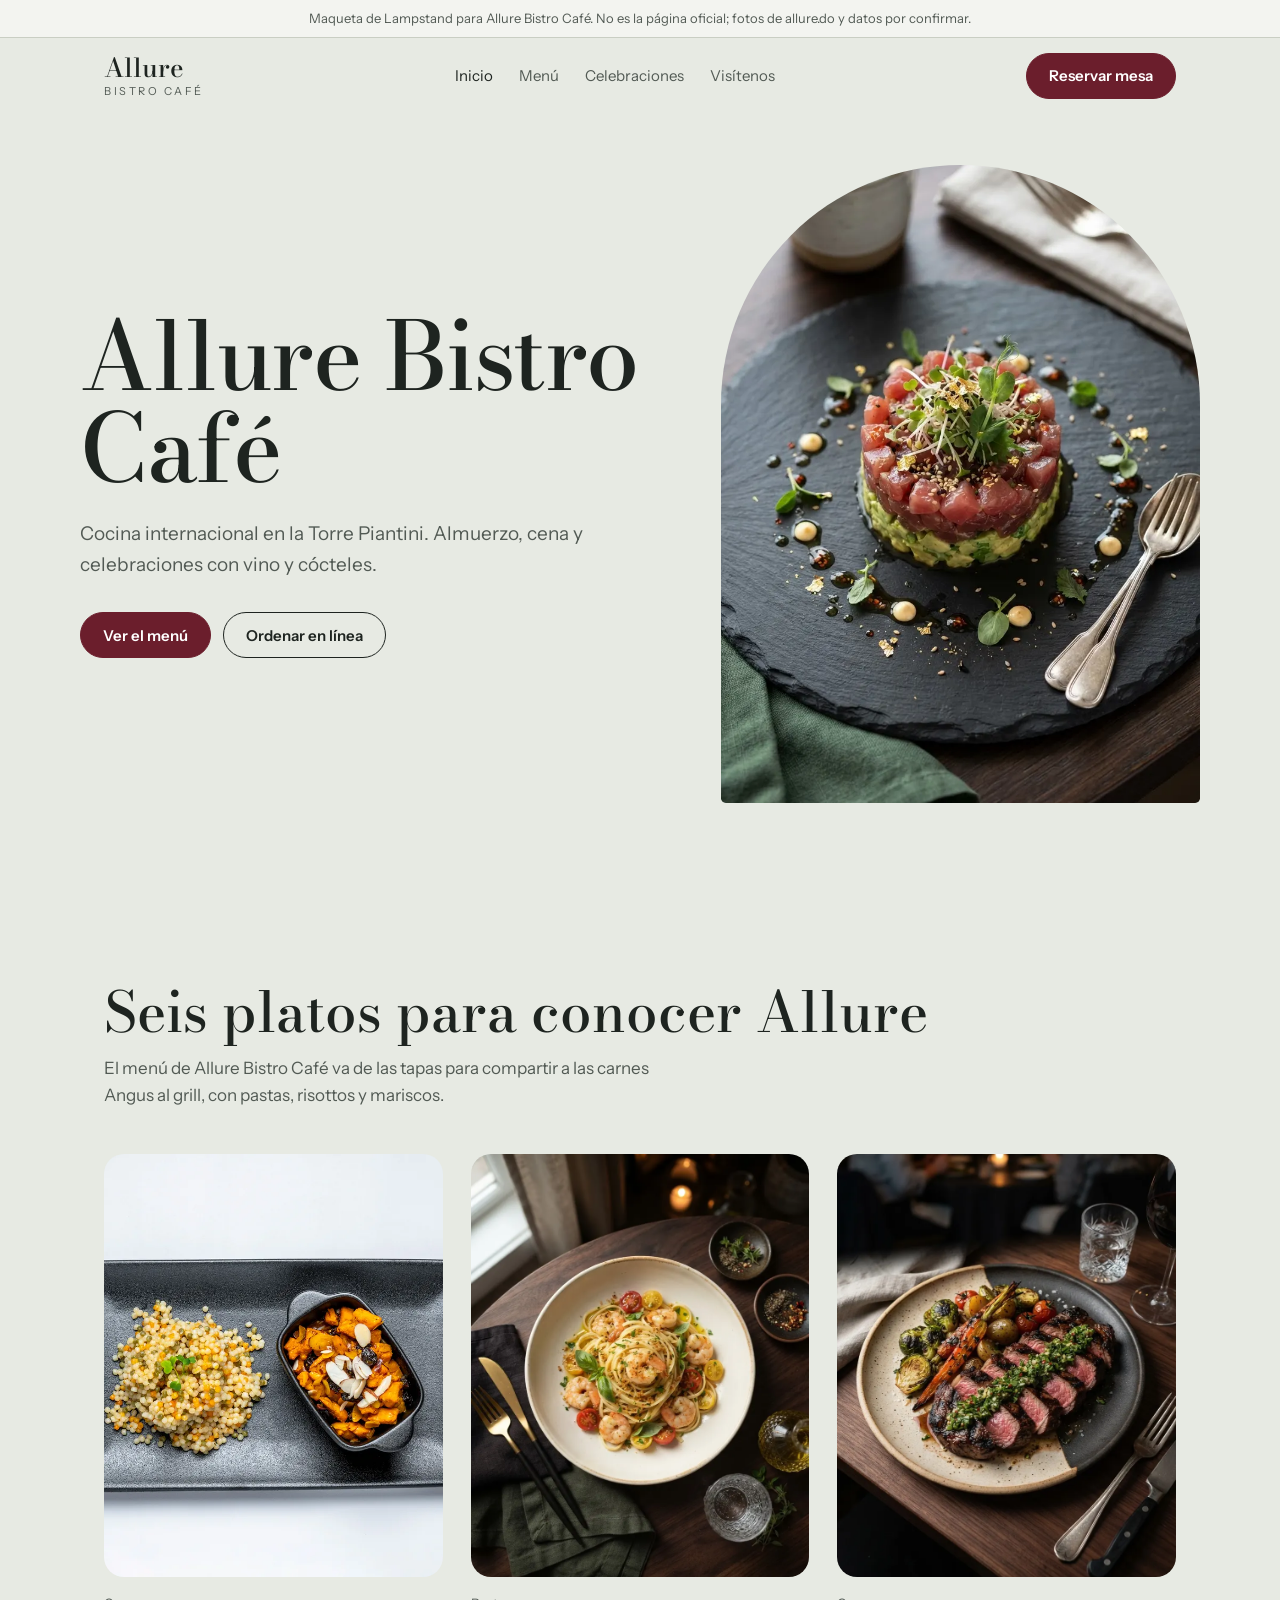
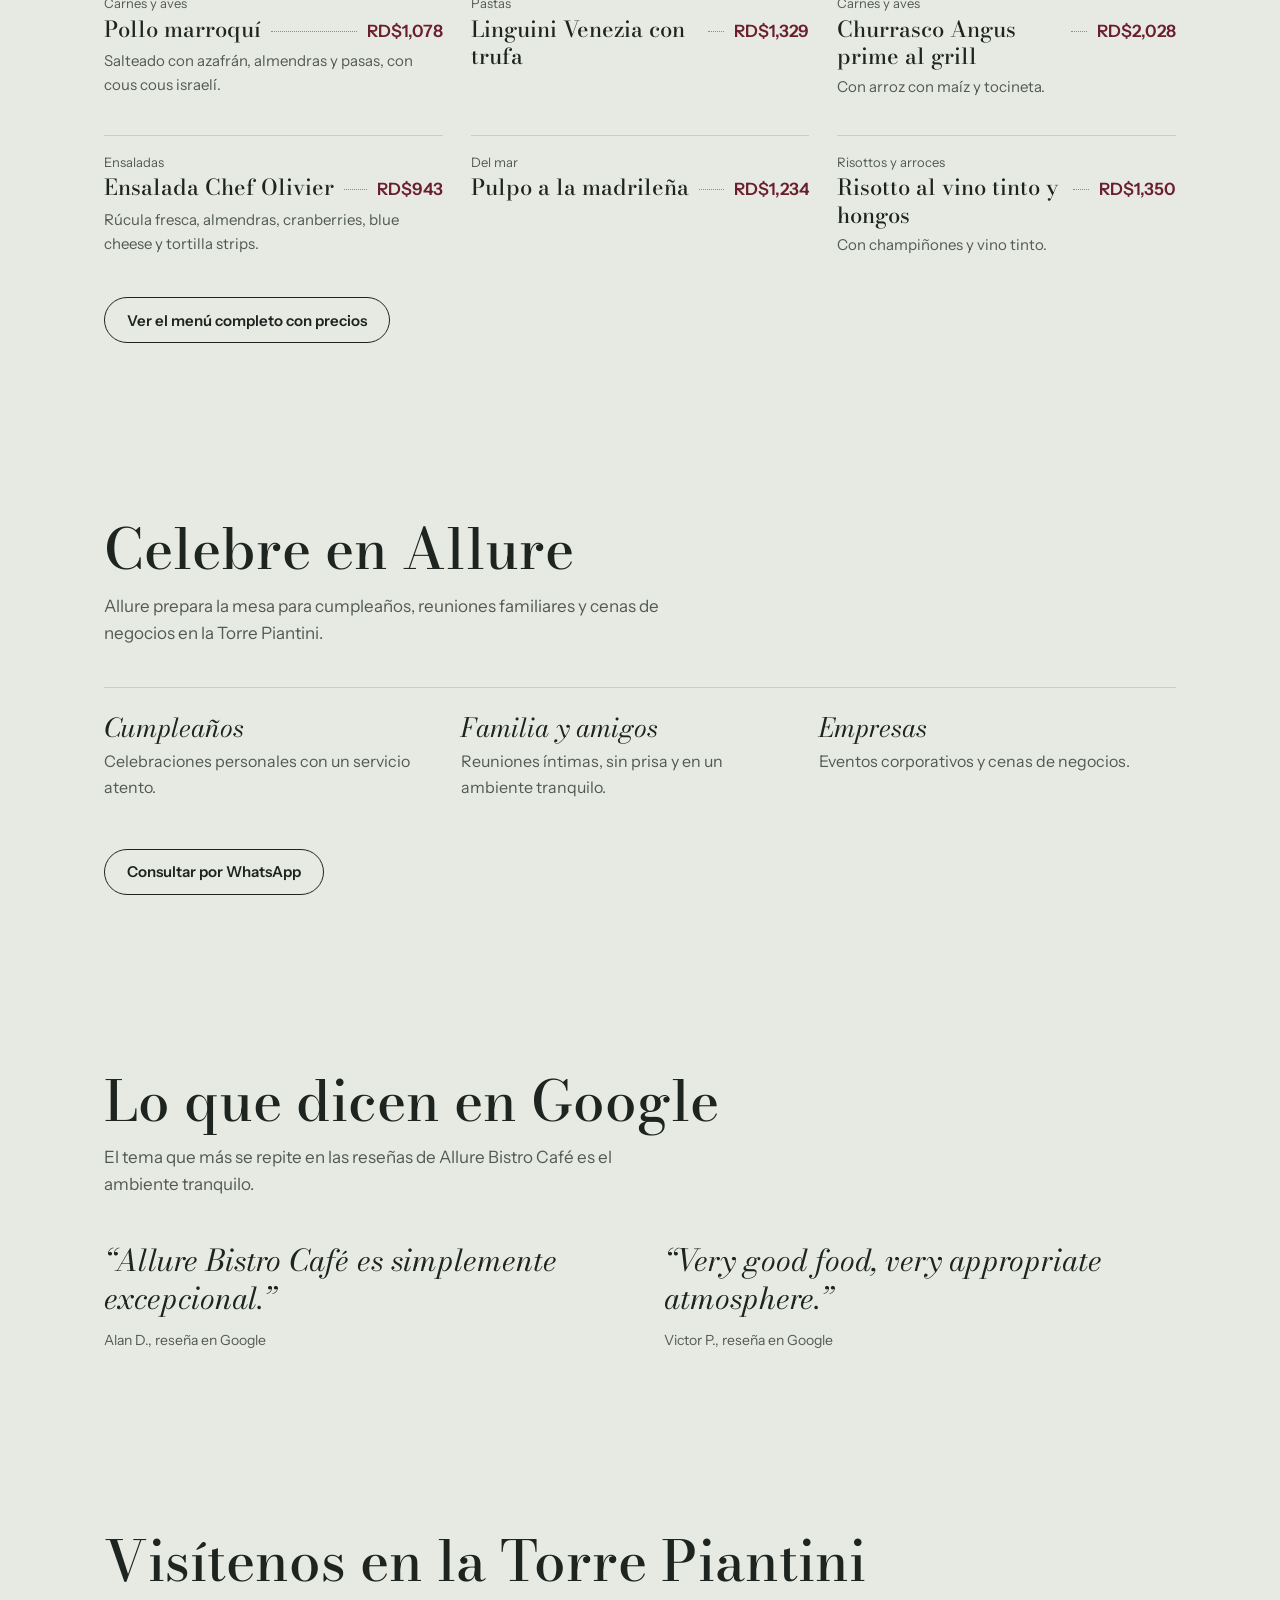
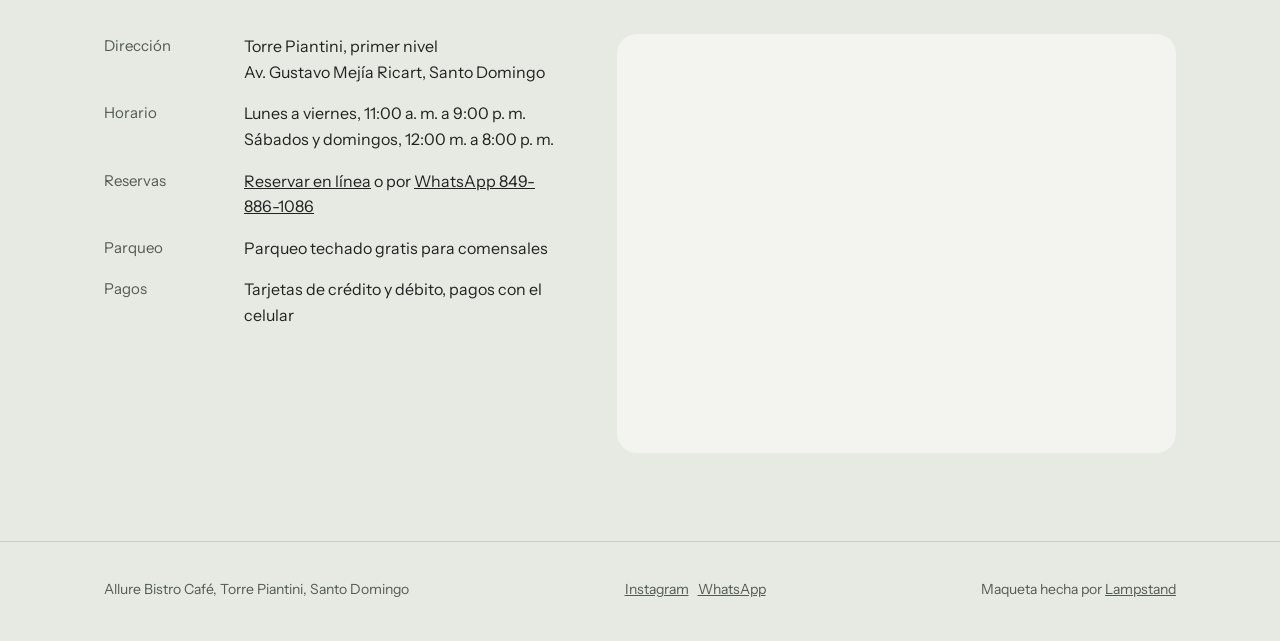
<file: index.html>
<!doctype html>
<html lang="es-DO">
<head>
<meta charset="utf-8">
<meta name="viewport" content="width=device-width,initial-scale=1">
<title>Allure Bistro Café | Restaurante en la Torre Piantini, Santo Domingo</title>
<meta name="description" content="Allure Bistro Café, cocina internacional en la Torre Piantini, Santo Domingo. Vea el menú con precios, reserve su mesa u ordene en línea.">
<meta name="robots" content="noindex,nofollow">
<link rel="canonical" href="https://jorgecesar7.github.io/allure-bistro-demo/">
<link rel="icon" href="data:image/svg+xml,%3Csvg xmlns='http://www.w3.org/2000/svg' viewBox='0 0 64 64'%3E%3Crect width='64' height='64' rx='14' fill='%236B1E2C'/%3E%3Ctext x='32' y='46' font-family='Georgia,serif' font-size='40' text-anchor='middle' fill='%23F3F4F0'%3EA%3C/text%3E%3C/svg%3E">
<meta name="theme-color" content="#E7EAE3">
<meta property="og:type" content="website">
<meta property="og:site_name" content="Allure Bistro Café">
<meta property="og:locale" content="es_DO">
<meta property="og:title" content="Allure Bistro Café | Restaurante en la Torre Piantini, Santo Domingo">
<meta property="og:description" content="Allure Bistro Café, cocina internacional en la Torre Piantini, Santo Domingo. Vea el menú con precios, reserve su mesa u ordene en línea.">
<meta property="og:url" content="https://jorgecesar7.github.io/allure-bistro-demo/">
<meta property="og:image" content="https://jorgecesar7.github.io/allure-bistro-demo/img/churrasco.webp">
<link rel="preload" href="assets/fonts/bodoni-500.woff2" as="font" type="font/woff2" crossorigin>
<link rel="stylesheet" href="assets/site.css">
<script type="application/ld+json">{"@context": "https://schema.org", "@graph": [{"@type": "WebSite", "@id": "https://jorgecesar7.github.io/allure-bistro-demo/#website", "url": "https://jorgecesar7.github.io/allure-bistro-demo/", "name": "Allure Bistro Café", "inLanguage": "es-DO"}, {"@type": "Restaurant", "@id": "https://jorgecesar7.github.io/allure-bistro-demo/#restaurant", "name": "Allure Bistro Café", "url": "https://jorgecesar7.github.io/allure-bistro-demo/", "image": ["https://jorgecesar7.github.io/allure-bistro-demo/img/churrasco.webp", "https://jorgecesar7.github.io/allure-bistro-demo/img/pollo-marroqui.webp"], "telephone": "+1-849-886-1086", "priceRange": "RD$1,000 a RD$2,000", "acceptsReservations": true, "servesCuisine": ["Internacional"], "hasMenu": {"@id": "https://jorgecesar7.github.io/allure-bistro-demo/menu/#menu"}, "address": {"@type": "PostalAddress", "streetAddress": "Torre Piantini, primer nivel, Av. Gustavo Mejía Ricart", "addressLocality": "Santo Domingo", "addressRegion": "Distrito Nacional", "addressCountry": "DO"}, "geo": {"@type": "GeoCoordinates", "latitude": 18.4745823, "longitude": -69.9355799}, "openingHoursSpecification": [{"@type": "OpeningHoursSpecification", "dayOfWeek": ["Monday", "Tuesday", "Wednesday", "Thursday", "Friday"], "opens": "11:00", "closes": "21:00"}, {"@type": "OpeningHoursSpecification", "dayOfWeek": ["Saturday", "Sunday"], "opens": "12:00", "closes": "20:00"}], "sameAs": ["https://www.instagram.com/allurebistrocafe/"]}]}</script>
</head>
<body>
<div class="demo">Maqueta de Lampstand para Allure Bistro Café. No es la página oficial; fotos de allure.do y datos por confirmar.</div>
<header class="wrap top">
<a class="logo" href="./">Allure<small>BISTRO CAFÉ</small></a>
<nav class="nav" aria-label="Principal"><a href="./" aria-current="page">Inicio</a><a href="./menu/">Menú</a><a href="./#celebre">Celebraciones</a><a href="./#visitenos">Visítenos</a></nav>
<a class="btn solid" href="https://booking.redbox.do/allure">Reservar mesa</a>
</header><main>
<div class="wrap hero">
 <div>
  <h1>Allure Bistro Café</h1>
  <p>Cocina internacional en la Torre Piantini. Almuerzo, cena y celebraciones con vino y cócteles.</p>
  <div class="cta"><a class="btn solid" href="menu/">Ver el menú</a><a class="btn" href="https://allure.redbox.do/qroom-service/f9634f99-e9e0-4872-83df-be1510fb6a18">Ordenar en línea</a></div>
 </div>
 <div class="arch"><img src="img/tuna.webp" alt="Tuna tartare servido en Allure Bistro Café" width="800" height="1071" fetchpriority="high"></div>
</div>

<section aria-labelledby="platos"><div class="wrap">
 <h2 id="platos">Seis platos para conocer Allure</h2>
 <p class="intro">El menú de Allure Bistro Café va de las tapas para compartir a las carnes Angus al grill, con pastas, risottos y mariscos.</p>
 <div class="dishes"><article class="dish"><figure><img src="img/pollo-marroqui.webp" alt="Pollo marroquí, plato de Allure Bistro Café" width="800" height="1000" loading="lazy" decoding="async"></figure><p class="cat">Carnes y aves</p><div class="row"><h3>Pollo marroquí</h3><span class="leader" aria-hidden="true"></span><span class="p">RD$1,078</span></div><p class="d">Salteado con azafrán, almendras y pasas, con cous cous israelí.</p></article><article class="dish"><figure><img src="img/linguine.webp" alt="Linguini Venezia con trufa, plato de Allure Bistro Café" width="800" height="1000" loading="lazy" decoding="async"></figure><p class="cat">Pastas</p><div class="row"><h3>Linguini Venezia con trufa</h3><span class="leader" aria-hidden="true"></span><span class="p">RD$1,329</span></div></article><article class="dish"><figure><img src="img/churrasco.webp" alt="Churrasco Angus prime al grill, plato de Allure Bistro Café" width="800" height="1000" loading="lazy" decoding="async"></figure><p class="cat">Carnes y aves</p><div class="row"><h3>Churrasco Angus prime al grill</h3><span class="leader" aria-hidden="true"></span><span class="p">RD$2,028</span></div><p class="d">Con arroz con maíz y tocineta.</p></article><article class="dish text"><p class="cat">Ensaladas</p><div class="row"><h3>Ensalada Chef Olivier</h3><span class="leader" aria-hidden="true"></span><span class="p">RD$943</span></div><p class="d">Rúcula fresca, almendras, cranberries, blue cheese y tortilla strips.</p></article><article class="dish text"><p class="cat">Del mar</p><div class="row"><h3>Pulpo a la madrileña</h3><span class="leader" aria-hidden="true"></span><span class="p">RD$1,234</span></div></article><article class="dish text"><p class="cat">Risottos y arroces</p><div class="row"><h3>Risotto al vino tinto y hongos</h3><span class="leader" aria-hidden="true"></span><span class="p">RD$1,350</span></div><p class="d">Con champiñones y vino tinto.</p></article></div>
 <div class="more"><a class="btn" href="menu/">Ver el menú completo con precios</a></div>
</div></section>

<section id="celebre" aria-labelledby="cel"><div class="wrap">
 <h2 id="cel">Celebre en Allure</h2>
 <p class="intro">Allure prepara la mesa para cumpleaños, reuniones familiares y cenas de negocios en la Torre Piantini.</p>
 <div class="celebra">
  <div><b>Cumpleaños</b><p>Celebraciones personales con un servicio atento.</p></div>
  <div><b>Familia y amigos</b><p>Reuniones íntimas, sin prisa y en un ambiente tranquilo.</p></div>
  <div><b>Empresas</b><p>Eventos corporativos y cenas de negocios.</p></div>
 </div>
 <div class="more"><a class="btn" href="https://wa.me/18498861086">Consultar por WhatsApp</a></div>
</div></section>

<section aria-labelledby="resenas"><div class="wrap">
 <h2 id="resenas">Lo que dicen en Google</h2>
 <p class="intro">El tema que más se repite en las reseñas de Allure Bistro Café es el ambiente tranquilo.</p>
 <div class="quotes">
  <blockquote>“Allure Bistro Café es simplemente excepcional.”<cite>Alan D., reseña en Google</cite></blockquote>
  <blockquote>“Very good food, very appropriate atmosphere.”<cite>Victor P., reseña en Google</cite></blockquote>
 </div>
</div></section>

<section id="visitenos" aria-labelledby="vis"><div class="wrap">
 <h2 id="vis">Visítenos en la Torre Piantini</h2>
 <div class="visit">
  <dl>
   <dt>Dirección</dt><dd>Torre Piantini, primer nivel<br>Av. Gustavo Mejía Ricart, Santo Domingo</dd>
   <dt>Horario</dt><dd>Lunes a viernes, 11:00 a. m. a 9:00 p. m.<br>Sábados y domingos, 12:00 m. a 8:00 p. m.</dd>
   <dt>Reservas</dt><dd><a href="https://booking.redbox.do/allure">Reservar en línea</a> o por <a href="https://wa.me/18498861086">WhatsApp 849-886-1086</a></dd>
   <dt>Parqueo</dt><dd>Parqueo techado gratis para comensales</dd>
   <dt>Pagos</dt><dd>Tarjetas de crédito y débito, pagos con el celular</dd>
  </dl>
  <iframe class="map" src="https://www.google.com/maps?q=Allure+Bistro+Caf%C3%A9,+Santo+Domingo&output=embed" title="Mapa de Allure Bistro Café en Google Maps" loading="lazy" referrerpolicy="no-referrer-when-downgrade"></iframe>
 </div>
</div></section>
</main><footer><div class="wrap"><span>Allure Bistro Café, Torre Piantini, Santo Domingo</span>
<span><a href="https://www.instagram.com/allurebistrocafe/">Instagram</a>&nbsp;&nbsp; <a href="https://wa.me/18498861086">WhatsApp</a></span><span>Maqueta hecha por <a href="https://jorgecesar7.github.io/">Lampstand</a></span></div></footer>
</body>
</html>
</file>
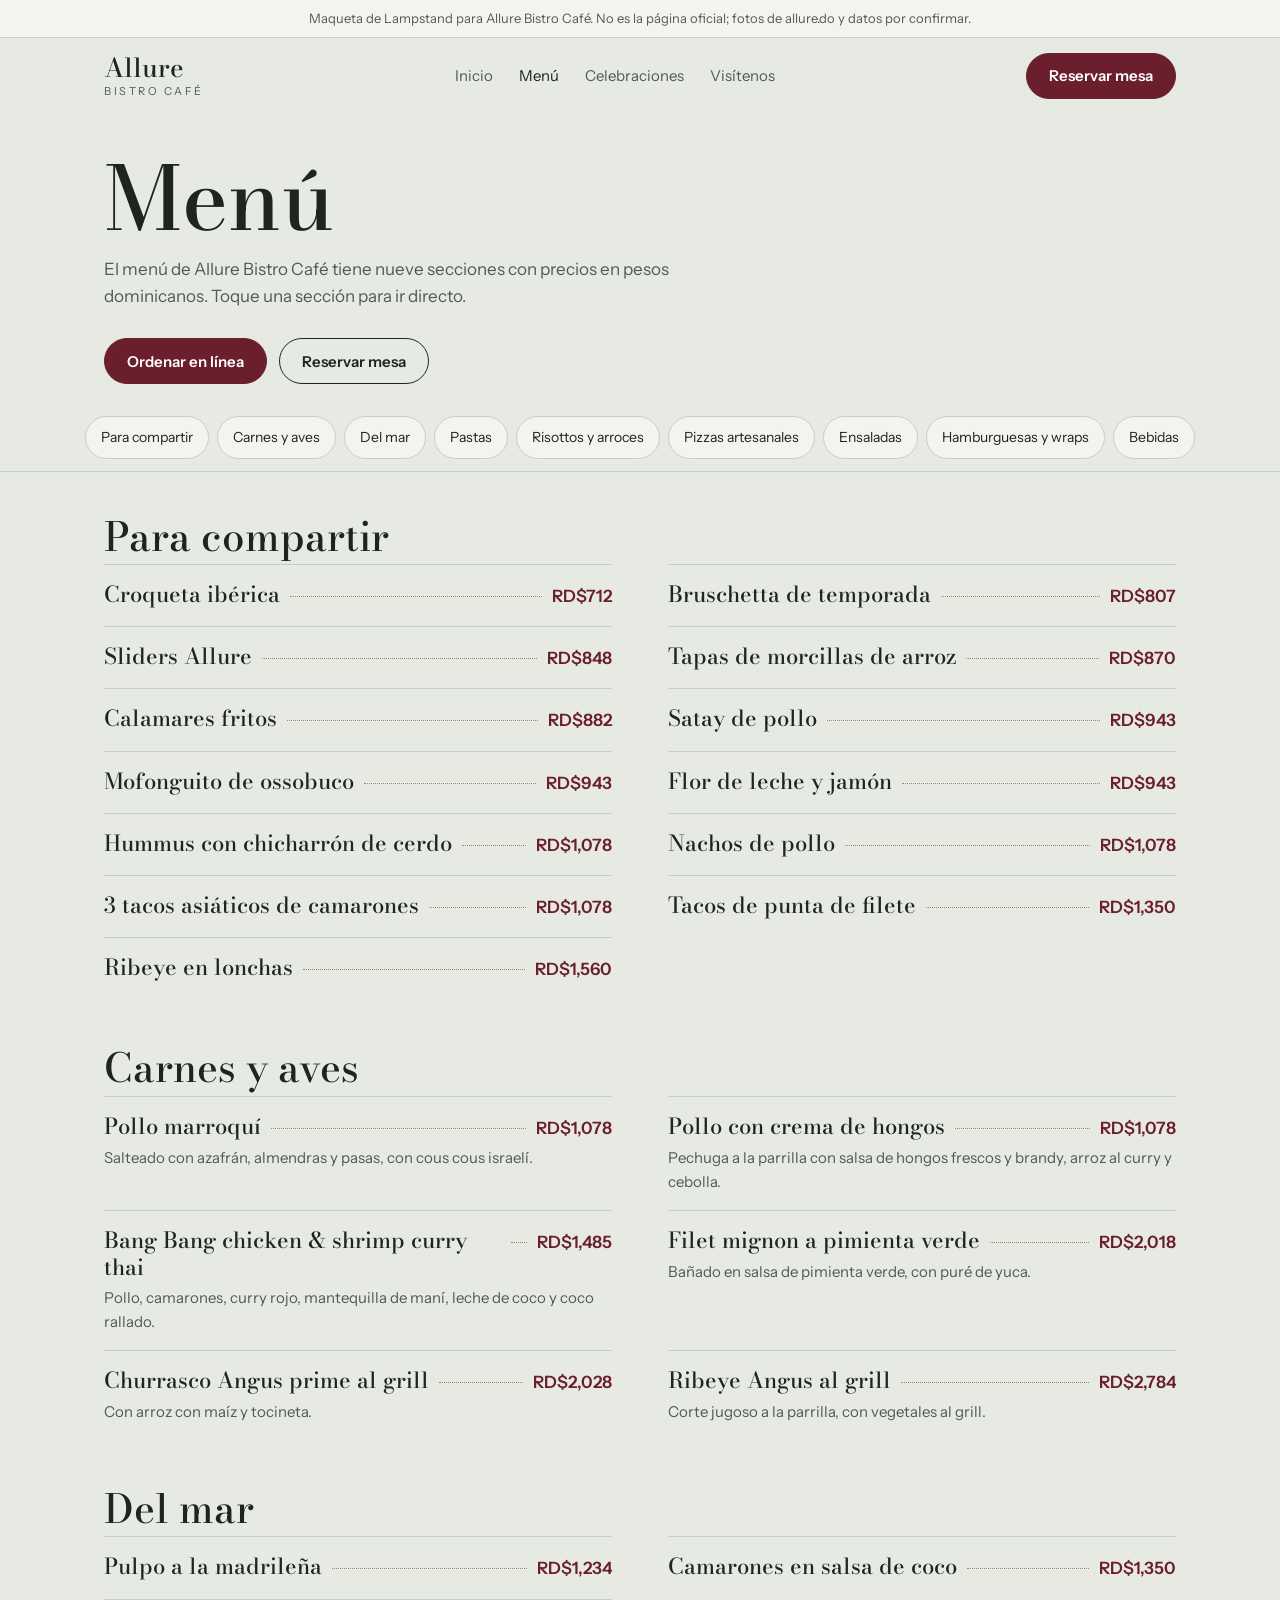
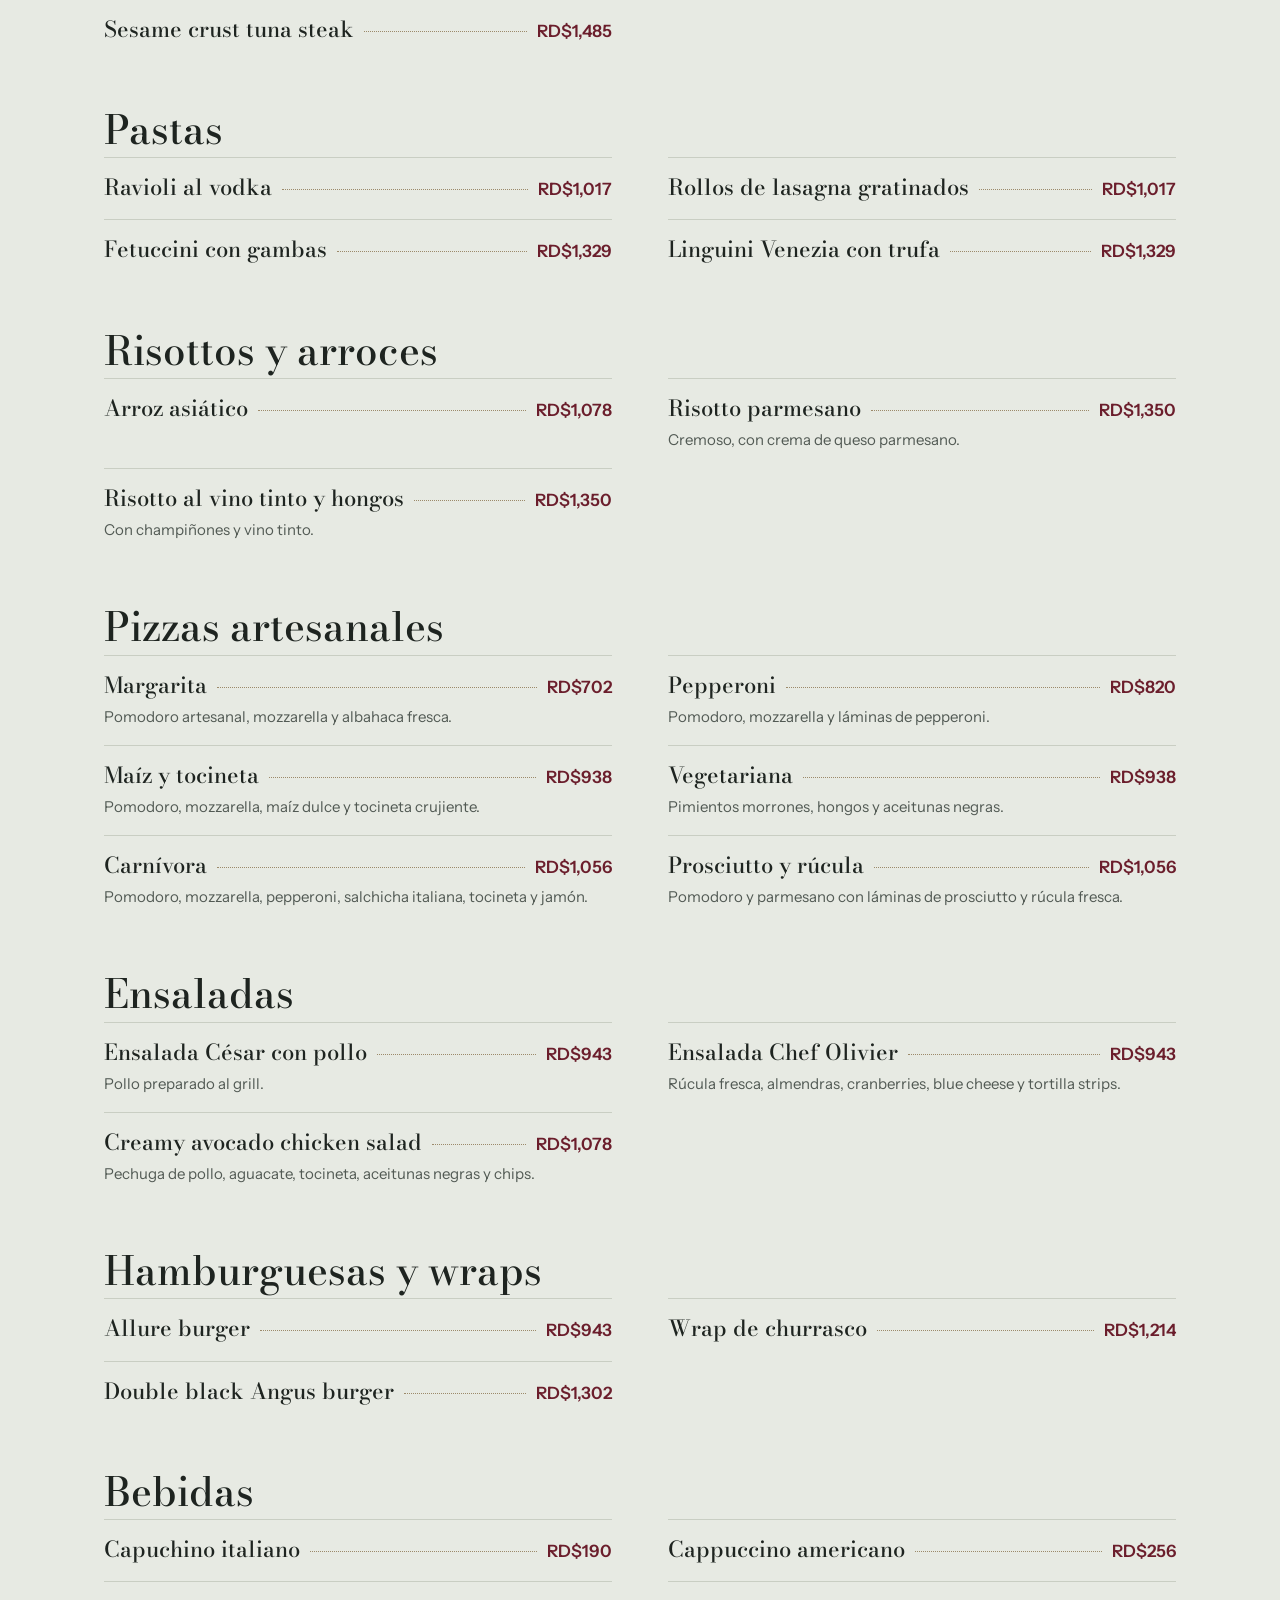
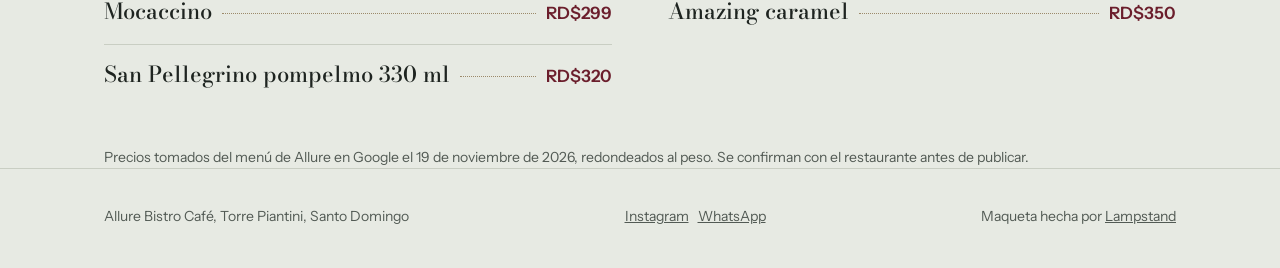
<file: menu/index.html>
<!doctype html>
<html lang="es-DO">
<head>
<meta charset="utf-8">
<meta name="viewport" content="width=device-width,initial-scale=1">
<title>Menú con precios | Allure Bistro Café, Santo Domingo</title>
<meta name="description" content="Menú de Allure Bistro Café con precios en pesos: para compartir, carnes Angus, mariscos, pastas, risottos, pizzas artesanales, ensaladas y café.">
<meta name="robots" content="noindex,nofollow">
<link rel="canonical" href="https://jorgecesar7.github.io/allure-bistro-demo/menu/">
<link rel="icon" href="data:image/svg+xml,%3Csvg xmlns='http://www.w3.org/2000/svg' viewBox='0 0 64 64'%3E%3Crect width='64' height='64' rx='14' fill='%236B1E2C'/%3E%3Ctext x='32' y='46' font-family='Georgia,serif' font-size='40' text-anchor='middle' fill='%23F3F4F0'%3EA%3C/text%3E%3C/svg%3E">
<meta name="theme-color" content="#E7EAE3">
<meta property="og:type" content="website">
<meta property="og:site_name" content="Allure Bistro Café">
<meta property="og:locale" content="es_DO">
<meta property="og:title" content="Menú con precios | Allure Bistro Café, Santo Domingo">
<meta property="og:description" content="Menú de Allure Bistro Café con precios en pesos: para compartir, carnes Angus, mariscos, pastas, risottos, pizzas artesanales, ensaladas y café.">
<meta property="og:url" content="https://jorgecesar7.github.io/allure-bistro-demo/menu/">
<meta property="og:image" content="https://jorgecesar7.github.io/allure-bistro-demo/img/linguine.webp">
<link rel="preload" href="../assets/fonts/bodoni-500.woff2" as="font" type="font/woff2" crossorigin>
<link rel="stylesheet" href="../assets/site.css">
<script type="application/ld+json">{"@context": "https://schema.org", "@type": "Menu", "@id": "https://jorgecesar7.github.io/allure-bistro-demo/menu/#menu", "name": "Menú de Allure Bistro Café", "url": "https://jorgecesar7.github.io/allure-bistro-demo/menu/", "inLanguage": "es-DO", "hasMenuSection": [{"@type": "MenuSection", "name": "Para compartir", "hasMenuItem": [{"@type": "MenuItem", "name": "Croqueta ibérica", "offers": {"@type": "Offer", "price": "712.00", "priceCurrency": "DOP"}}, {"@type": "MenuItem", "name": "Bruschetta de temporada", "offers": {"@type": "Offer", "price": "807.00", "priceCurrency": "DOP"}}, {"@type": "MenuItem", "name": "Sliders Allure", "offers": {"@type": "Offer", "price": "848.00", "priceCurrency": "DOP"}}, {"@type": "MenuItem", "name": "Tapas de morcillas de arroz", "offers": {"@type": "Offer", "price": "870.00", "priceCurrency": "DOP"}}, {"@type": "MenuItem", "name": "Calamares fritos", "offers": {"@type": "Offer", "price": "882.00", "priceCurrency": "DOP"}}, {"@type": "MenuItem", "name": "Satay de pollo", "offers": {"@type": "Offer", "price": "943.00", "priceCurrency": "DOP"}}, {"@type": "MenuItem", "name": "Mofonguito de ossobuco", "offers": {"@type": "Offer", "price": "943.00", "priceCurrency": "DOP"}}, {"@type": "MenuItem", "name": "Flor de leche y jamón", "offers": {"@type": "Offer", "price": "943.00", "priceCurrency": "DOP"}}, {"@type": "MenuItem", "name": "Hummus con chicharrón de cerdo", "offers": {"@type": "Offer", "price": "1078.00", "priceCurrency": "DOP"}}, {"@type": "MenuItem", "name": "Nachos de pollo", "offers": {"@type": "Offer", "price": "1078.00", "priceCurrency": "DOP"}}, {"@type": "MenuItem", "name": "3 tacos asiáticos de camarones", "offers": {"@type": "Offer", "price": "1078.00", "priceCurrency": "DOP"}}, {"@type": "MenuItem", "name": "Tacos de punta de filete", "offers": {"@type": "Offer", "price": "1350.00", "priceCurrency": "DOP"}}, {"@type": "MenuItem", "name": "Ribeye en lonchas", "offers": {"@type": "Offer", "price": "1560.00", "priceCurrency": "DOP"}}]}, {"@type": "MenuSection", "name": "Carnes y aves", "hasMenuItem": [{"@type": "MenuItem", "name": "Pollo marroquí", "description": "Salteado con azafrán, almendras y pasas, con cous cous israelí.", "offers": {"@type": "Offer", "price": "1078.00", "priceCurrency": "DOP"}}, {"@type": "MenuItem", "name": "Pollo con crema de hongos", "description": "Pechuga a la parrilla con salsa de hongos frescos y brandy, arroz al curry y cebolla.", "offers": {"@type": "Offer", "price": "1078.00", "priceCurrency": "DOP"}}, {"@type": "MenuItem", "name": "Bang Bang chicken & shrimp curry thai", "description": "Pollo, camarones, curry rojo, mantequilla de maní, leche de coco y coco rallado.", "offers": {"@type": "Offer", "price": "1485.00", "priceCurrency": "DOP"}}, {"@type": "MenuItem", "name": "Filet mignon a pimienta verde", "description": "Bañado en salsa de pimienta verde, con puré de yuca.", "offers": {"@type": "Offer", "price": "2018.00", "priceCurrency": "DOP"}}, {"@type": "MenuItem", "name": "Churrasco Angus prime al grill", "description": "Con arroz con maíz y tocineta.", "offers": {"@type": "Offer", "price": "2028.00", "priceCurrency": "DOP"}}, {"@type": "MenuItem", "name": "Ribeye Angus al grill", "description": "Corte jugoso a la parrilla, con vegetales al grill.", "offers": {"@type": "Offer", "price": "2784.00", "priceCurrency": "DOP"}}]}, {"@type": "MenuSection", "name": "Del mar", "hasMenuItem": [{"@type": "MenuItem", "name": "Pulpo a la madrileña", "offers": {"@type": "Offer", "price": "1234.00", "priceCurrency": "DOP"}}, {"@type": "MenuItem", "name": "Camarones en salsa de coco", "offers": {"@type": "Offer", "price": "1350.00", "priceCurrency": "DOP"}}, {"@type": "MenuItem", "name": "Sesame crust tuna steak", "offers": {"@type": "Offer", "price": "1485.00", "priceCurrency": "DOP"}}]}, {"@type": "MenuSection", "name": "Pastas", "hasMenuItem": [{"@type": "MenuItem", "name": "Ravioli al vodka", "offers": {"@type": "Offer", "price": "1017.00", "priceCurrency": "DOP"}}, {"@type": "MenuItem", "name": "Rollos de lasagna gratinados", "offers": {"@type": "Offer", "price": "1017.00", "priceCurrency": "DOP"}}, {"@type": "MenuItem", "name": "Fetuccini con gambas", "offers": {"@type": "Offer", "price": "1329.00", "priceCurrency": "DOP"}}, {"@type": "MenuItem", "name": "Linguini Venezia con trufa", "offers": {"@type": "Offer", "price": "1329.00", "priceCurrency": "DOP"}}]}, {"@type": "MenuSection", "name": "Risottos y arroces", "hasMenuItem": [{"@type": "MenuItem", "name": "Arroz asiático", "offers": {"@type": "Offer", "price": "1078.00", "priceCurrency": "DOP"}}, {"@type": "MenuItem", "name": "Risotto parmesano", "description": "Cremoso, con crema de queso parmesano.", "offers": {"@type": "Offer", "price": "1350.00", "priceCurrency": "DOP"}}, {"@type": "MenuItem", "name": "Risotto al vino tinto y hongos", "description": "Con champiñones y vino tinto.", "offers": {"@type": "Offer", "price": "1350.00", "priceCurrency": "DOP"}}]}, {"@type": "MenuSection", "name": "Pizzas artesanales", "hasMenuItem": [{"@type": "MenuItem", "name": "Margarita", "description": "Pomodoro artesanal, mozzarella y albahaca fresca.", "offers": {"@type": "Offer", "price": "702.00", "priceCurrency": "DOP"}}, {"@type": "MenuItem", "name": "Pepperoni", "description": "Pomodoro, mozzarella y láminas de pepperoni.", "offers": {"@type": "Offer", "price": "820.00", "priceCurrency": "DOP"}}, {"@type": "MenuItem", "name": "Maíz y tocineta", "description": "Pomodoro, mozzarella, maíz dulce y tocineta crujiente.", "offers": {"@type": "Offer", "price": "938.00", "priceCurrency": "DOP"}}, {"@type": "MenuItem", "name": "Vegetariana", "description": "Pimientos morrones, hongos y aceitunas negras.", "offers": {"@type": "Offer", "price": "938.00", "priceCurrency": "DOP"}}, {"@type": "MenuItem", "name": "Carnívora", "description": "Pomodoro, mozzarella, pepperoni, salchicha italiana, tocineta y jamón.", "offers": {"@type": "Offer", "price": "1056.00", "priceCurrency": "DOP"}}, {"@type": "MenuItem", "name": "Prosciutto y rúcula", "description": "Pomodoro y parmesano con láminas de prosciutto y rúcula fresca.", "offers": {"@type": "Offer", "price": "1056.00", "priceCurrency": "DOP"}}]}, {"@type": "MenuSection", "name": "Ensaladas", "hasMenuItem": [{"@type": "MenuItem", "name": "Ensalada César con pollo", "description": "Pollo preparado al grill.", "offers": {"@type": "Offer", "price": "943.00", "priceCurrency": "DOP"}}, {"@type": "MenuItem", "name": "Ensalada Chef Olivier", "description": "Rúcula fresca, almendras, cranberries, blue cheese y tortilla strips.", "offers": {"@type": "Offer", "price": "943.00", "priceCurrency": "DOP"}}, {"@type": "MenuItem", "name": "Creamy avocado chicken salad", "description": "Pechuga de pollo, aguacate, tocineta, aceitunas negras y chips.", "offers": {"@type": "Offer", "price": "1078.00", "priceCurrency": "DOP"}}]}, {"@type": "MenuSection", "name": "Hamburguesas y wraps", "hasMenuItem": [{"@type": "MenuItem", "name": "Allure burger", "offers": {"@type": "Offer", "price": "943.00", "priceCurrency": "DOP"}}, {"@type": "MenuItem", "name": "Wrap de churrasco", "offers": {"@type": "Offer", "price": "1214.00", "priceCurrency": "DOP"}}, {"@type": "MenuItem", "name": "Double black Angus burger", "offers": {"@type": "Offer", "price": "1302.00", "priceCurrency": "DOP"}}]}, {"@type": "MenuSection", "name": "Bebidas", "hasMenuItem": [{"@type": "MenuItem", "name": "Capuchino italiano", "offers": {"@type": "Offer", "price": "190.00", "priceCurrency": "DOP"}}, {"@type": "MenuItem", "name": "Cappuccino americano", "offers": {"@type": "Offer", "price": "256.00", "priceCurrency": "DOP"}}, {"@type": "MenuItem", "name": "Mocaccino", "offers": {"@type": "Offer", "price": "299.00", "priceCurrency": "DOP"}}, {"@type": "MenuItem", "name": "Amazing caramel", "offers": {"@type": "Offer", "price": "350.00", "priceCurrency": "DOP"}}, {"@type": "MenuItem", "name": "San Pellegrino pompelmo 330 ml", "offers": {"@type": "Offer", "price": "320.00", "priceCurrency": "DOP"}}]}]}</script>
</head>
<body>
<div class="demo">Maqueta de Lampstand para Allure Bistro Café. No es la página oficial; fotos de allure.do y datos por confirmar.</div>
<header class="wrap top">
<a class="logo" href="../">Allure<small>BISTRO CAFÉ</small></a>
<nav class="nav" aria-label="Principal"><a href="../">Inicio</a><a href="../menu/" aria-current="page">Menú</a><a href="../#celebre">Celebraciones</a><a href="../#visitenos">Visítenos</a></nav>
<a class="btn solid" href="https://booking.redbox.do/allure">Reservar mesa</a>
</header><main>
<div class="wrap mhead"><h1>Menú</h1>
<p>El menú de Allure Bistro Café tiene nueve secciones con precios en pesos dominicanos. Toque una sección para ir directo.</p>
<div class="order"><a class="btn solid" href="https://allure.redbox.do/qroom-service/f9634f99-e9e0-4872-83df-be1510fb6a18">Ordenar en línea</a><a class="btn" href="https://booking.redbox.do/allure">Reservar mesa</a></div></div>
<nav class="chips" aria-label="Secciones del menú"><div class="wrap"><a href="#para-compartir">Para compartir</a><a href="#carnes-y-aves">Carnes y aves</a><a href="#del-mar">Del mar</a><a href="#pastas">Pastas</a><a href="#risottos-y-arroces">Risottos y arroces</a><a href="#pizzas-artesanales">Pizzas artesanales</a><a href="#ensaladas">Ensaladas</a><a href="#hamburguesas-y-wraps">Hamburguesas y wraps</a><a href="#bebidas">Bebidas</a></div></nav>
<div class="wrap"><section class="msec" id="para-compartir" aria-labelledby="h-para-compartir"><h2 id="h-para-compartir">Para compartir</h2><div class="mlist"><div class="item"><div class="row"><h3>Croqueta ibérica</h3><span class="leader" aria-hidden="true"></span><span class="p">RD$712</span></div></div><div class="item"><div class="row"><h3>Bruschetta de temporada</h3><span class="leader" aria-hidden="true"></span><span class="p">RD$807</span></div></div><div class="item"><div class="row"><h3>Sliders Allure</h3><span class="leader" aria-hidden="true"></span><span class="p">RD$848</span></div></div><div class="item"><div class="row"><h3>Tapas de morcillas de arroz</h3><span class="leader" aria-hidden="true"></span><span class="p">RD$870</span></div></div><div class="item"><div class="row"><h3>Calamares fritos</h3><span class="leader" aria-hidden="true"></span><span class="p">RD$882</span></div></div><div class="item"><div class="row"><h3>Satay de pollo</h3><span class="leader" aria-hidden="true"></span><span class="p">RD$943</span></div></div><div class="item"><div class="row"><h3>Mofonguito de ossobuco</h3><span class="leader" aria-hidden="true"></span><span class="p">RD$943</span></div></div><div class="item"><div class="row"><h3>Flor de leche y jamón</h3><span class="leader" aria-hidden="true"></span><span class="p">RD$943</span></div></div><div class="item"><div class="row"><h3>Hummus con chicharrón de cerdo</h3><span class="leader" aria-hidden="true"></span><span class="p">RD$1,078</span></div></div><div class="item"><div class="row"><h3>Nachos de pollo</h3><span class="leader" aria-hidden="true"></span><span class="p">RD$1,078</span></div></div><div class="item"><div class="row"><h3>3 tacos asiáticos de camarones</h3><span class="leader" aria-hidden="true"></span><span class="p">RD$1,078</span></div></div><div class="item"><div class="row"><h3>Tacos de punta de filete</h3><span class="leader" aria-hidden="true"></span><span class="p">RD$1,350</span></div></div><div class="item"><div class="row"><h3>Ribeye en lonchas</h3><span class="leader" aria-hidden="true"></span><span class="p">RD$1,560</span></div></div></div></section><section class="msec" id="carnes-y-aves" aria-labelledby="h-carnes-y-aves"><h2 id="h-carnes-y-aves">Carnes y aves</h2><div class="mlist"><div class="item"><div class="row"><h3>Pollo marroquí</h3><span class="leader" aria-hidden="true"></span><span class="p">RD$1,078</span></div><p class="d">Salteado con azafrán, almendras y pasas, con cous cous israelí.</p></div><div class="item"><div class="row"><h3>Pollo con crema de hongos</h3><span class="leader" aria-hidden="true"></span><span class="p">RD$1,078</span></div><p class="d">Pechuga a la parrilla con salsa de hongos frescos y brandy, arroz al curry y cebolla.</p></div><div class="item"><div class="row"><h3>Bang Bang chicken & shrimp curry thai</h3><span class="leader" aria-hidden="true"></span><span class="p">RD$1,485</span></div><p class="d">Pollo, camarones, curry rojo, mantequilla de maní, leche de coco y coco rallado.</p></div><div class="item"><div class="row"><h3>Filet mignon a pimienta verde</h3><span class="leader" aria-hidden="true"></span><span class="p">RD$2,018</span></div><p class="d">Bañado en salsa de pimienta verde, con puré de yuca.</p></div><div class="item"><div class="row"><h3>Churrasco Angus prime al grill</h3><span class="leader" aria-hidden="true"></span><span class="p">RD$2,028</span></div><p class="d">Con arroz con maíz y tocineta.</p></div><div class="item"><div class="row"><h3>Ribeye Angus al grill</h3><span class="leader" aria-hidden="true"></span><span class="p">RD$2,784</span></div><p class="d">Corte jugoso a la parrilla, con vegetales al grill.</p></div></div></section><section class="msec" id="del-mar" aria-labelledby="h-del-mar"><h2 id="h-del-mar">Del mar</h2><div class="mlist"><div class="item"><div class="row"><h3>Pulpo a la madrileña</h3><span class="leader" aria-hidden="true"></span><span class="p">RD$1,234</span></div></div><div class="item"><div class="row"><h3>Camarones en salsa de coco</h3><span class="leader" aria-hidden="true"></span><span class="p">RD$1,350</span></div></div><div class="item"><div class="row"><h3>Sesame crust tuna steak</h3><span class="leader" aria-hidden="true"></span><span class="p">RD$1,485</span></div></div></div></section><section class="msec" id="pastas" aria-labelledby="h-pastas"><h2 id="h-pastas">Pastas</h2><div class="mlist"><div class="item"><div class="row"><h3>Ravioli al vodka</h3><span class="leader" aria-hidden="true"></span><span class="p">RD$1,017</span></div></div><div class="item"><div class="row"><h3>Rollos de lasagna gratinados</h3><span class="leader" aria-hidden="true"></span><span class="p">RD$1,017</span></div></div><div class="item"><div class="row"><h3>Fetuccini con gambas</h3><span class="leader" aria-hidden="true"></span><span class="p">RD$1,329</span></div></div><div class="item"><div class="row"><h3>Linguini Venezia con trufa</h3><span class="leader" aria-hidden="true"></span><span class="p">RD$1,329</span></div></div></div></section><section class="msec" id="risottos-y-arroces" aria-labelledby="h-risottos-y-arroces"><h2 id="h-risottos-y-arroces">Risottos y arroces</h2><div class="mlist"><div class="item"><div class="row"><h3>Arroz asiático</h3><span class="leader" aria-hidden="true"></span><span class="p">RD$1,078</span></div></div><div class="item"><div class="row"><h3>Risotto parmesano</h3><span class="leader" aria-hidden="true"></span><span class="p">RD$1,350</span></div><p class="d">Cremoso, con crema de queso parmesano.</p></div><div class="item"><div class="row"><h3>Risotto al vino tinto y hongos</h3><span class="leader" aria-hidden="true"></span><span class="p">RD$1,350</span></div><p class="d">Con champiñones y vino tinto.</p></div></div></section><section class="msec" id="pizzas-artesanales" aria-labelledby="h-pizzas-artesanales"><h2 id="h-pizzas-artesanales">Pizzas artesanales</h2><div class="mlist"><div class="item"><div class="row"><h3>Margarita</h3><span class="leader" aria-hidden="true"></span><span class="p">RD$702</span></div><p class="d">Pomodoro artesanal, mozzarella y albahaca fresca.</p></div><div class="item"><div class="row"><h3>Pepperoni</h3><span class="leader" aria-hidden="true"></span><span class="p">RD$820</span></div><p class="d">Pomodoro, mozzarella y láminas de pepperoni.</p></div><div class="item"><div class="row"><h3>Maíz y tocineta</h3><span class="leader" aria-hidden="true"></span><span class="p">RD$938</span></div><p class="d">Pomodoro, mozzarella, maíz dulce y tocineta crujiente.</p></div><div class="item"><div class="row"><h3>Vegetariana</h3><span class="leader" aria-hidden="true"></span><span class="p">RD$938</span></div><p class="d">Pimientos morrones, hongos y aceitunas negras.</p></div><div class="item"><div class="row"><h3>Carnívora</h3><span class="leader" aria-hidden="true"></span><span class="p">RD$1,056</span></div><p class="d">Pomodoro, mozzarella, pepperoni, salchicha italiana, tocineta y jamón.</p></div><div class="item"><div class="row"><h3>Prosciutto y rúcula</h3><span class="leader" aria-hidden="true"></span><span class="p">RD$1,056</span></div><p class="d">Pomodoro y parmesano con láminas de prosciutto y rúcula fresca.</p></div></div></section><section class="msec" id="ensaladas" aria-labelledby="h-ensaladas"><h2 id="h-ensaladas">Ensaladas</h2><div class="mlist"><div class="item"><div class="row"><h3>Ensalada César con pollo</h3><span class="leader" aria-hidden="true"></span><span class="p">RD$943</span></div><p class="d">Pollo preparado al grill.</p></div><div class="item"><div class="row"><h3>Ensalada Chef Olivier</h3><span class="leader" aria-hidden="true"></span><span class="p">RD$943</span></div><p class="d">Rúcula fresca, almendras, cranberries, blue cheese y tortilla strips.</p></div><div class="item"><div class="row"><h3>Creamy avocado chicken salad</h3><span class="leader" aria-hidden="true"></span><span class="p">RD$1,078</span></div><p class="d">Pechuga de pollo, aguacate, tocineta, aceitunas negras y chips.</p></div></div></section><section class="msec" id="hamburguesas-y-wraps" aria-labelledby="h-hamburguesas-y-wraps"><h2 id="h-hamburguesas-y-wraps">Hamburguesas y wraps</h2><div class="mlist"><div class="item"><div class="row"><h3>Allure burger</h3><span class="leader" aria-hidden="true"></span><span class="p">RD$943</span></div></div><div class="item"><div class="row"><h3>Wrap de churrasco</h3><span class="leader" aria-hidden="true"></span><span class="p">RD$1,214</span></div></div><div class="item"><div class="row"><h3>Double black Angus burger</h3><span class="leader" aria-hidden="true"></span><span class="p">RD$1,302</span></div></div></div></section><section class="msec" id="bebidas" aria-labelledby="h-bebidas"><h2 id="h-bebidas">Bebidas</h2><div class="mlist"><div class="item"><div class="row"><h3>Capuchino italiano</h3><span class="leader" aria-hidden="true"></span><span class="p">RD$190</span></div></div><div class="item"><div class="row"><h3>Cappuccino americano</h3><span class="leader" aria-hidden="true"></span><span class="p">RD$256</span></div></div><div class="item"><div class="row"><h3>Mocaccino</h3><span class="leader" aria-hidden="true"></span><span class="p">RD$299</span></div></div><div class="item"><div class="row"><h3>Amazing caramel</h3><span class="leader" aria-hidden="true"></span><span class="p">RD$350</span></div></div><div class="item"><div class="row"><h3>San Pellegrino pompelmo 330 ml</h3><span class="leader" aria-hidden="true"></span><span class="p">RD$320</span></div></div></div></section>
<p class="note">Precios tomados del menú de Allure en Google el 19 de noviembre de 2026, redondeados al peso. Se confirman con el restaurante antes de publicar.</p></div>
</main><footer><div class="wrap"><span>Allure Bistro Café, Torre Piantini, Santo Domingo</span>
<span><a href="https://www.instagram.com/allurebistrocafe/">Instagram</a>&nbsp;&nbsp; <a href="https://wa.me/18498861086">WhatsApp</a></span><span>Maqueta hecha por <a href="https://jorgecesar7.github.io/">Lampstand</a></span></div></footer>
</body>
</html>
</file>
<file: assets/site.css>
@font-face{font-family:'Bodoni Moda';src:url(fonts/bodoni-500.woff2) format('woff2');font-weight:500;font-display:swap}
@font-face{font-family:'Bodoni Moda';src:url(fonts/bodoni-400i.woff2) format('woff2');font-weight:400;font-style:italic;font-display:swap}
@font-face{font-family:'Instrument Sans';src:url(fonts/instrument-400.woff2) format('woff2');font-weight:400;font-display:swap}
@font-face{font-family:'Instrument Sans';src:url(fonts/instrument-600.woff2) format('woff2');font-weight:600;font-display:swap}
/* Radios: botones y chips 999px; paneles e imágenes 20px. Un solo acento: merlot. */
:root{--bg:#E7EAE3;--panel:#F3F4F0;--ink:#1E2420;--muted:#525A54;--accent:#6B1E2C;--accent-hover:#842839;--on-accent:#FFFFFF;--line:#C9CEC3;--leader:#9C8A6A;--r:20px}
@media (prefers-color-scheme:dark){:root{--bg:#171B18;--panel:#212622;--ink:#ECEEE9;--muted:#AEB5AE;--accent:#D98C9A;--accent-hover:#E7A6B2;--on-accent:#1A0F12;--line:#363C37;--leader:#7D725E}}
*{box-sizing:border-box;margin:0;padding:0}
html{scroll-behavior:smooth;-webkit-text-size-adjust:100%}
body{background:var(--bg);color:var(--ink);font:400 17px/1.6 'Instrument Sans',system-ui,sans-serif;-webkit-font-smoothing:antialiased}
a{color:inherit} img{display:block;max-width:100%;height:auto}
:focus-visible{outline:2px solid var(--accent);outline-offset:3px;border-radius:4px}
.demo{background:var(--panel);color:var(--muted);font-size:13px;text-align:center;padding:8px 16px;border-bottom:1px solid var(--line)}
.wrap{max-width:1120px;margin:0 auto;padding:0 24px}
.top{display:flex;justify-content:space-between;align-items:center;gap:16px;height:76px}
.logo{font:500 26px/1 'Bodoni Moda',serif;text-decoration:none;white-space:nowrap}
.logo small{display:block;font:400 11px/1 'Instrument Sans',sans-serif;letter-spacing:2.5px;color:var(--muted);margin-top:5px}
.nav{display:flex;gap:26px;font-size:15px}
.nav a{text-decoration:none;color:var(--muted)} .nav a[aria-current]{color:var(--ink)}
.btn{display:inline-flex;align-items:center;justify-content:center;min-height:46px;padding:0 22px;border-radius:999px;font:600 15px/1 'Instrument Sans',sans-serif;text-decoration:none;border:1.5px solid var(--ink);white-space:nowrap}
.btn.solid{background:var(--accent);border-color:var(--accent);color:var(--on-accent)}
.btn.solid:hover{background:var(--accent-hover);border-color:var(--accent-hover)}
.hero{display:grid;grid-template-columns:1.1fr .9fr;gap:56px;align-items:center;padding:40px 0 80px;min-height:calc(100dvh - 120px)}
.hero h1{font:500 clamp(56px,7.4vw,104px)/.98 'Bodoni Moda',serif;letter-spacing:-1.5px;max-width:9.5ch}
.hero p{max-width:28em;color:var(--muted);font-size:19px;margin:24px 0 32px}
.cta{display:flex;gap:12px;flex-wrap:wrap}
.arch{border-radius:999px 999px var(--r) var(--r);overflow:hidden;aspect-ratio:3/4;background:var(--panel)}
.arch img{width:100%;height:100%;object-fit:cover}
section{padding:88px 0}
h2{font:500 clamp(36px,4.6vw,56px)/1.06 'Bodoni Moda',serif;max-width:16em}
.intro{color:var(--muted);max-width:34em;margin-top:14px}
.dishes{display:grid;grid-template-columns:repeat(3,1fr);gap:36px 28px;margin-top:44px}
.dish figure{border-radius:var(--r);overflow:hidden;aspect-ratio:4/5;background:var(--panel);margin-bottom:16px}
.dish figure img{width:100%;height:100%;object-fit:cover}
.dish.text{border-top:1px solid var(--line);padding-top:16px;align-self:start}
.row{display:flex;align-items:baseline;gap:10px}
.row h3{font:500 22px/1.25 'Bodoni Moda',serif}
.leader{flex:1;border-bottom:1px dotted var(--leader);transform:translateY(-5px);min-width:16px}
.p{font-weight:600;color:var(--accent);white-space:nowrap}
.d{color:var(--muted);font-size:15px;margin-top:4px}
.cat{font-size:13px;color:var(--muted);margin-bottom:2px}
.more{margin-top:40px}
.celebra{display:grid;grid-template-columns:repeat(3,1fr);gap:0;margin-top:40px;border-top:1px solid var(--line)}
.celebra div{padding:24px 24px 8px 0}
.celebra b{display:block;font:italic 400 26px/1.2 'Bodoni Moda',serif;margin-bottom:6px}
.celebra p{color:var(--muted);font-size:16px}
.quotes{display:grid;grid-template-columns:1fr 1fr;gap:48px;margin-top:44px}
blockquote{font:italic 400 30px/1.25 'Bodoni Moda',serif;padding-bottom:4px}
blockquote cite{display:block;font:400 14px/1.4 'Instrument Sans',sans-serif;font-style:normal;color:var(--muted);margin-top:14px}
.visit{display:grid;grid-template-columns:.9fr 1.1fr;gap:56px;margin-top:44px;align-items:start}
dl{display:grid;grid-template-columns:120px 1fr;gap:16px 20px}
dt{color:var(--muted);font-size:15px} dd{font-size:16px}
.map{border:0;width:100%;aspect-ratio:4/3;border-radius:var(--r);background:var(--panel)}
footer{padding:36px 0 40px;color:var(--muted);font-size:14px;border-top:1px solid var(--line)}
footer .wrap{display:flex;justify-content:space-between;gap:16px;flex-wrap:wrap}
.mhead{padding-top:40px;padding-bottom:20px}
.mhead h1{font:500 clamp(52px,7vw,88px)/1 'Bodoni Moda',serif}
.mhead p{color:var(--muted);max-width:34em;margin-top:14px}
.chips{position:sticky;top:0;z-index:4;background:var(--bg);border-bottom:1px solid var(--line);overflow-x:auto;padding:12px 0;scrollbar-width:none}
.chips .wrap{display:flex;gap:8px;width:max-content;max-width:none}
.chips a{text-decoration:none;font-size:14px;padding:9px 15px;border:1px solid var(--line);border-radius:999px;background:var(--panel);white-space:nowrap}
.msec{padding:44px 0 4px;scroll-margin-top:72px}
.msec h2{font-size:clamp(30px,4vw,40px);margin-bottom:6px}
.mlist{display:grid;grid-template-columns:repeat(2,1fr);gap:0 56px}
.mlist .item{padding:16px 0;border-top:1px solid var(--line)}
.note{font-size:14px;color:var(--muted);padding:36px 0 0}
.order{margin-top:28px;display:flex;gap:12px;flex-wrap:wrap}
@media (max-width:860px){
 .nav{display:none}
 .hero{grid-template-columns:1fr;gap:32px;padding:20px 0 56px;min-height:0}
 .arch{max-width:420px;aspect-ratio:4/5}
 .dishes{grid-template-columns:1fr 1fr;gap:28px 16px}
 .celebra,.quotes,.visit,.mlist{grid-template-columns:1fr}
 .celebra div{padding:20px 0 4px}
 .quotes{gap:32px} .visit{gap:32px}
 section{padding:60px 0}
 blockquote{font-size:24px}
}
@media (max-width:520px){.wrap{padding:0 16px}.dishes{grid-template-columns:1fr}.top .btn{padding:0 16px}dl{grid-template-columns:96px 1fr}}
@media (prefers-reduced-motion:reduce){html{scroll-behavior:auto}}
</file>
